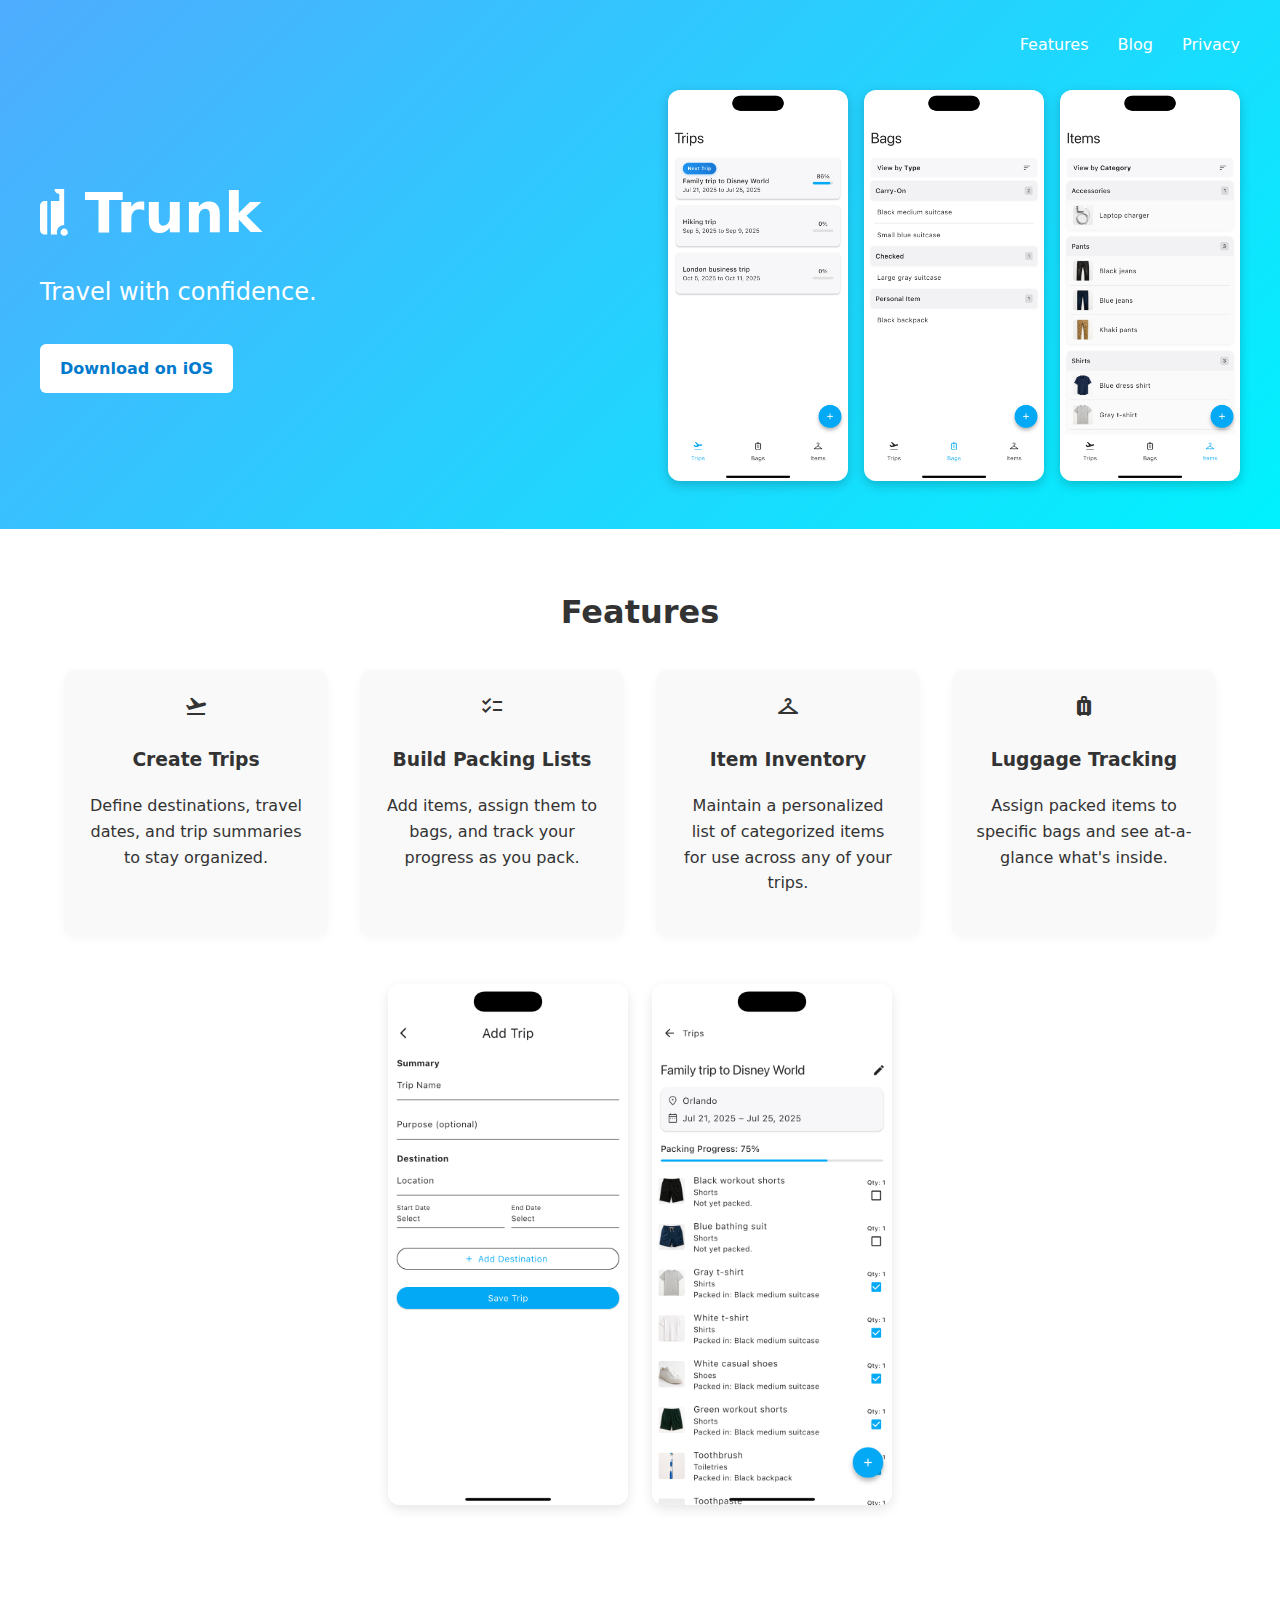
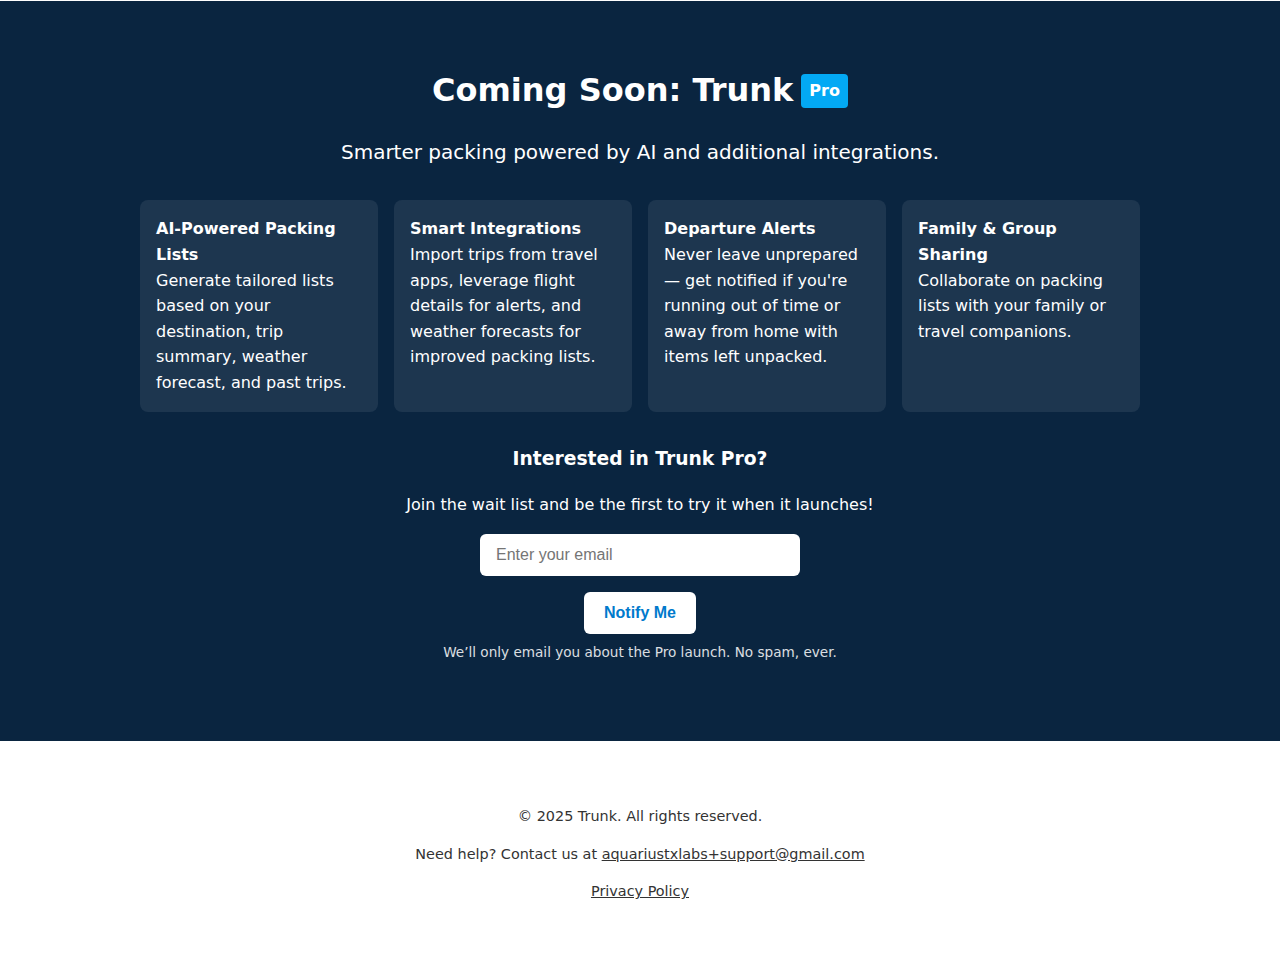
<file: index.html>
<!DOCTYPE html>
<html lang="en">
    <head>
    <meta charset="UTF-8" />
    <meta name="viewport" content="width=device-width, initial-scale=1.0"/>
    <meta name="google-site-verification" content="pKF7ivNDv7vS3oPGxFxO6no69DMk7vZL1f-w3tNy7zY" />
    <title>Trunk – Smart Packing Assistant</title>
    <link rel="stylesheet" href="https://fonts.googleapis.com/css2?family=Material+Symbols+Outlined:opsz,wght,FILL,GRAD@20..48,100..700,0..1,-50..200" />
    <link rel="stylesheet" href="styles/styles.css" />
    <link rel="icon" href="assets/images/favicon.ico" />
    </head>
    <body>
        <header class="hero">
            <div class="hero-nav">
                <nav>
                    <a href="#features">Features</a>
                    <a href="./blog/index.html">Blog</a>
                    <a href="privacy.html">Privacy</a>
                </nav>
            </div>

            <div class="hero-content">
                <div class="hero-text">
                    <div class="hero-text-inner">
                        <div class="hero-title">
                            <!--<span class="material-symbols-outlined icon-logo">carry_on_bag</span>-->
                            <img src="./assets/images/app_icon_new.svg" class="icon-logo" alt="App logo" />
                            <h1>Trunk</h1>
                        </div>
                        <p class="tagline">Travel with confidence.</p>
                        <a class="button" href="https://apps.apple.com/app/trunk-smart-packing-assistant/id6747906870">Download on iOS</a>
                    </div>
                </div>

                <div class="hero-screenshots">
                    <div class="hero-screenshots-inner">
                        <img src="./assets/images/screenshot_1.png" alt="App Screenshot Trips" />
                        <img src="./assets/images/screenshot_2.png" alt="App Screenshot Bags" />
                        <img src="./assets/images/screenshot_3.png" alt="App Screenshot Items" />
                    </div>
                </div>
            </div>
        </header>
        <section id="features" class="centered-content">
            <h2>Features</h2>
            <div class="feature-grid">
                <div class="feature">
                <span class="material-symbols-outlined">flight_takeoff</span>
                <h3>Create Trips</h3>
                <p>Define destinations, travel dates, and trip summaries to stay organized.</p>
                </div>
                <div class="feature">
                <span class="material-symbols-outlined">checklist</span>
                <h3>Build Packing Lists</h3>
                <p>Add items, assign them to bags, and track your progress as you pack.</p>
                </div>
                <div class="feature">
                <span class="material-symbols-outlined">checkroom</span>
                <h3>Item Inventory</h3>
                <p>Maintain a personalized list of categorized items for use across any of your trips.</p>
                </div>
                <div class="feature">
                <span class="material-symbols-outlined">luggage</span>
                <h3>Luggage Tracking</h3>
                <p>Assign packed items to specific bags and see at-a-glance what's inside.</p>
                </div>
            </div>

            <div class="screenshot-row">
                <img src="./assets/images/screenshot_4.png" alt="Trip Setup Screenshot" />
                <img src="./assets/images/screenshot_5.png" alt="Packing List Screenshot" />
            </div>
        </section>

        <section class="pro-banner">
            <div class="pro-banner-content">
                <div class="pro-banner-title">
                    <h2>Coming Soon: Trunk</h2>
                    <span class="pro-badge">Pro</span>
                </div>
                <p class="lead">Smarter packing powered by AI and additional integrations.</p>

                <ul class="pro-features">
                    <li><strong>AI-Powered Packing Lists</strong><br/>Generate tailored lists based on your destination, trip summary, weather forecast, and past trips.</li>
                    <li><strong>Smart Integrations</strong><br/>Import trips from travel apps, leverage flight details for alerts, and weather forecasts for improved packing lists.</li>
                    <li><strong>Departure Alerts</strong><br/>Never leave unprepared — get notified if you're running out of time or away from home with items left unpacked.</li>
                    <li><strong>Family & Group Sharing</strong><br/>Collaborate on packing lists with your family or travel companions.</li>
                </ul>

                <div class="signup-form">
                    <h3>Interested in Trunk Pro?</h3>
                    <p>Join the wait list and be the first to try it when it launches!</p>

                    <form action="https://formspree.io/f/myzpyelb" method="POST" class="cta-form">
                        <input type="email" name="email" placeholder="Enter your email" required />
                        <button type="submit">Notify Me</button>
                    </form>

                    <p class="small-note">We’ll only email you about the Pro launch. No spam, ever.</p>
                </div>
            </div>
        </section>

        <footer>
            <p>&copy; 2025 Trunk. All rights reserved.</p>
            <p>Need help? Contact us at <a href="mailto:aquariustxlabs+support@gmail.com">aquariustxlabs+support@gmail.com</a></p>
            <a href="privacy.html">Privacy Policy</a>
        </footer>
    </body>
</html>
</file>
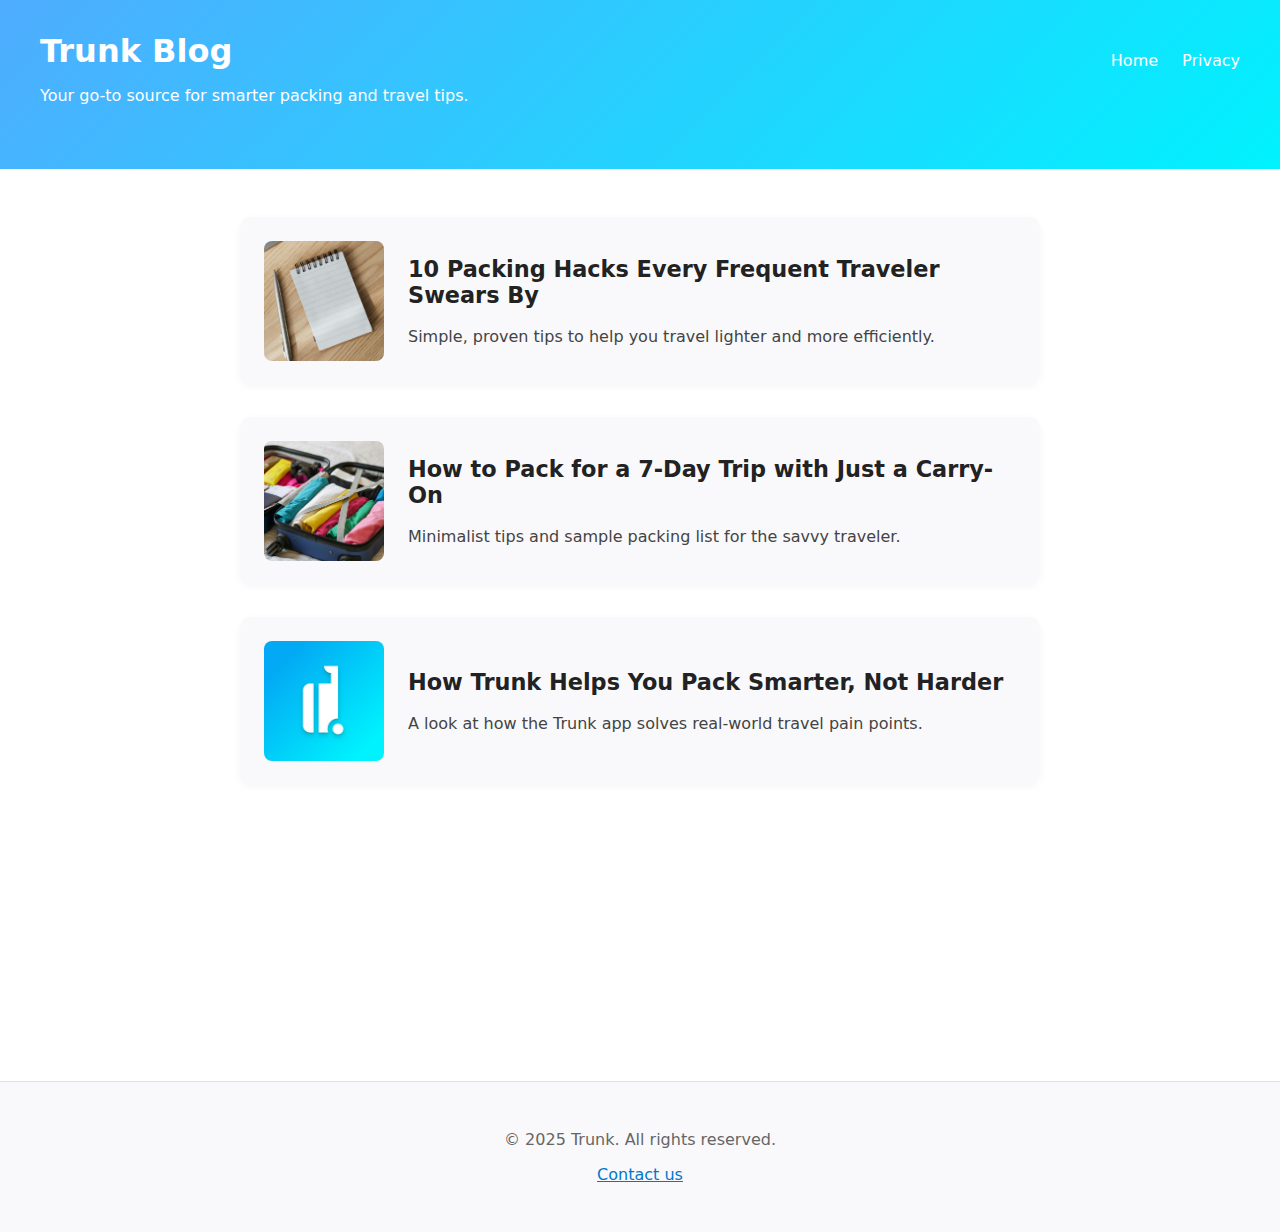
<file: blog/index.html>
<!-- /blog/index.html -->
<!DOCTYPE html>
<html lang="en">
<head>
  <meta charset="UTF-8">
  <title>Trunk Blog - Travel & Packing Tips</title>
  <link rel="stylesheet" href="./styles/styles.css">
</head>
<body>
  <header class="site-header">
    <div class="container">
        <div class="header-top">
            <h1>Trunk Blog</h1>
            <nav>
                <ul>
                    <li><a href="../index.html">Home</a></li>
                    <li><a href="../privacy.html">Privacy</a></li>
                </ul>
            </nav>
        </div>
        <p>Your go-to source for smarter packing and travel tips.</p>
    </div>
  </header>

  <main class="container blog-list">
    <article>
      <a href="./posts/001-packing-hacks.html">
        <img class="thumbnail" src="../assets/images/notepad.jpg" alt="Packing Hacks Thumbnail">
        <div class="blog-meta">
            <h2>10 Packing Hacks Every Frequent Traveler Swears By</h2>
            <p>Simple, proven tips to help you travel lighter and more efficiently.</p>
        </div>
      </a>
    </article>

    <article>
      <a href="./posts/002-carryon-guide.html">
        <img class="thumbnail" src="../assets/images/packed_suitcase.jpg" alt="Carry-On Guide Thumbnail">
        <div class="blog-meta">
            <h2>How to Pack for a 7-Day Trip with Just a Carry-On</h2>
            <p>Minimalist tips and sample packing list for the savvy traveler.</p>
        </div>
      </a>
    </article>

    <article>
      <a href="./posts/003-smarter-with-trunk.html">
        <img class="thumbnail" src="../assets/images/app_icon_carryon.png" alt="Smarter with Trunk Thumbnail">
        <div class="blog-meta">
            <h2>How Trunk Helps You Pack Smarter, Not Harder</h2>
            <p>A look at how the Trunk app solves real-world travel pain points.</p>
        </div>
      </a>
    </article>
  </main>
  <footer class="site-footer">
    <div class="container">
        <p>© 2025 Trunk. All rights reserved.</p>
        <p><a href="mailto:aquariustxlabs+support@gmail.com">Contact us</a></p>
    </div>
  </footer>
</body>
</html>
</file>
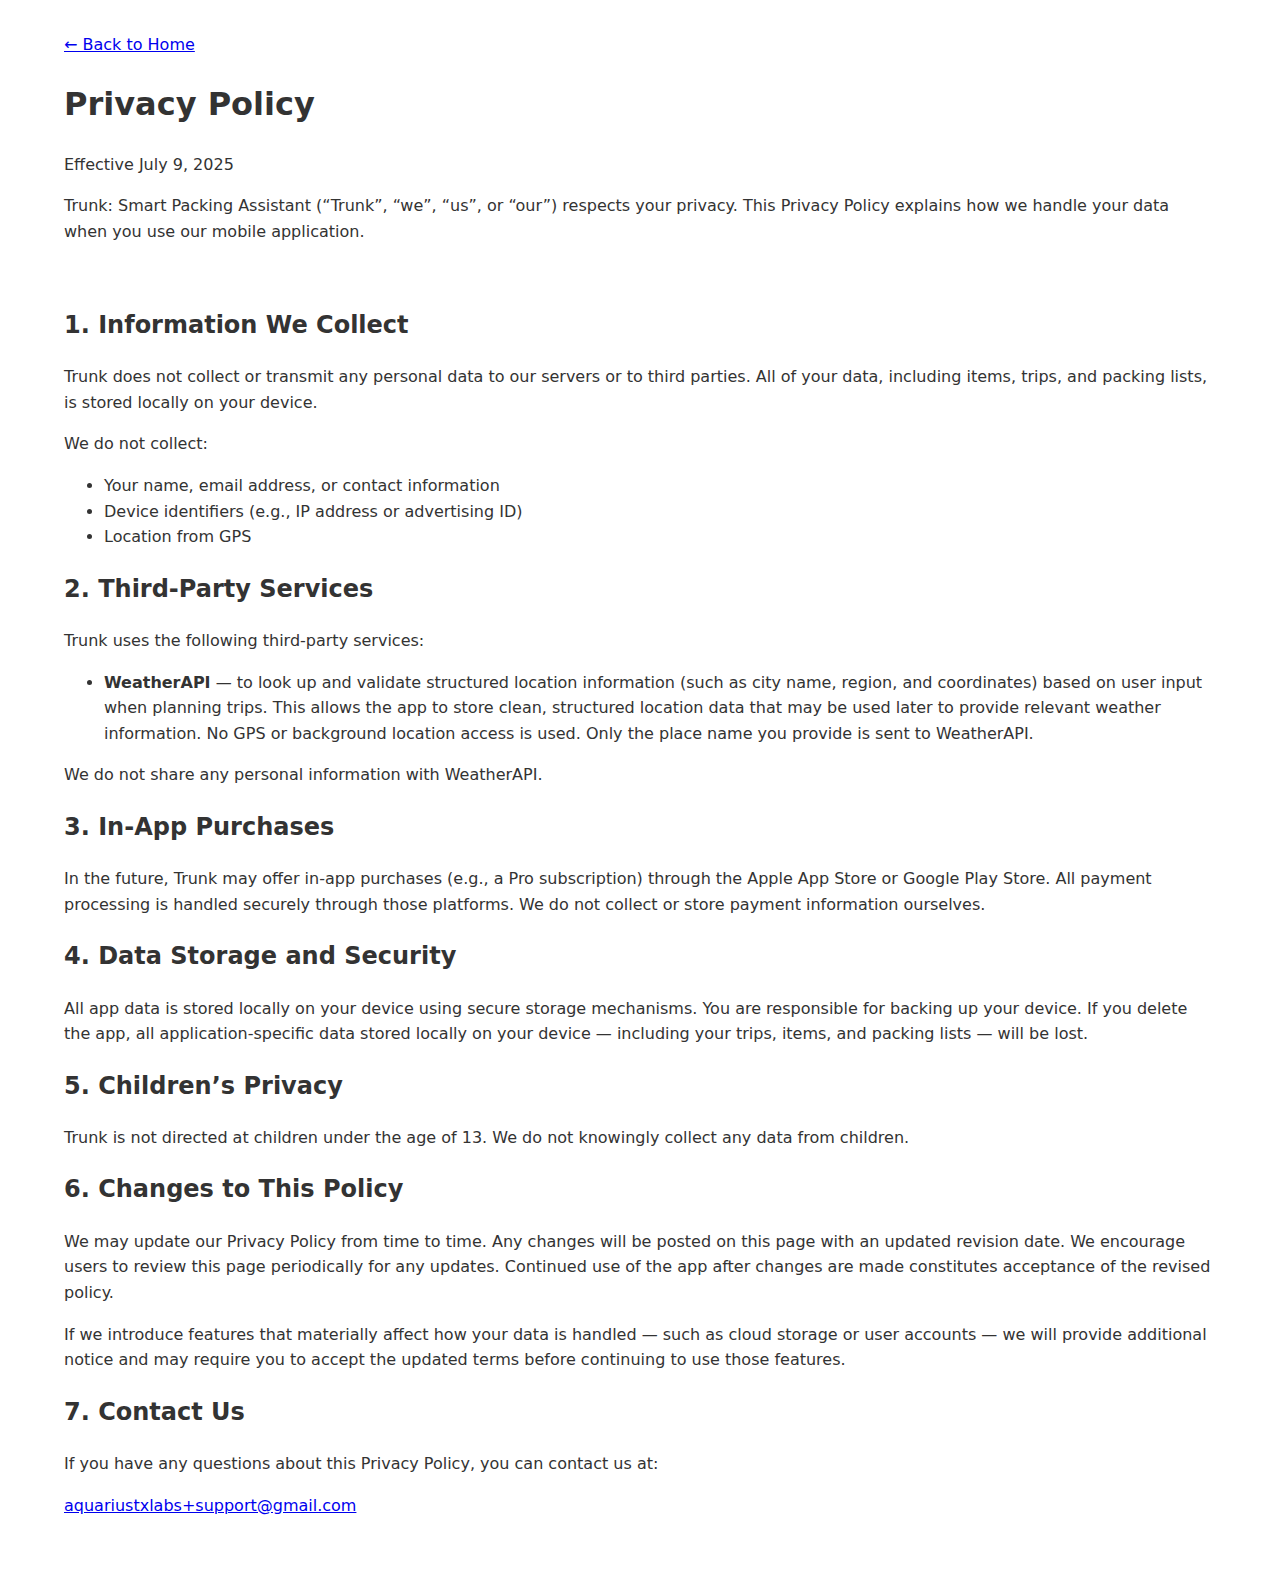
<file: privacy.html>
<!DOCTYPE html>
<html lang="en">
    <head>
        <meta charset="UTF-8">
        <title>Privacy Policy – Trunk</title>
        <link rel="stylesheet" href="./styles/styles.css">
    </head>
    <body class="privacy-policy-content">
        <a href="index.html">← Back to Home</a>
        <h1>Privacy Policy</h1>
        <p>Effective July 9, 2025</p>
        <p>Trunk: Smart Packing Assistant (“Trunk”, “we”, “us”, or “our”) respects your privacy. This Privacy Policy explains how we handle your data when you use our mobile application.</p>
        <br/>
        <h2>1. Information We Collect</h2>
        <p>Trunk does not collect or transmit any personal data to our servers or to third parties. All of your data, including items, trips, and packing lists, is stored locally on your device.</p>
        <p>We do not collect:</p>
        <ul>
            <li>Your name, email address, or contact information</li>
            <li>Device identifiers (e.g., IP address or advertising ID)</li>
            <li>Location from GPS</li>
        </ul>
        <h2>2. Third-Party Services</h2>
        <p>Trunk uses the following third-party services:</p>
        <ul>
            <li><span style="font-weight: bold;">WeatherAPI</span> — to look up and validate structured location information (such as city name, region, and coordinates) based on user input when planning trips. This allows the app to store clean, structured location data that may be used later to provide relevant weather information. No GPS or background location access is used. Only the place name you provide is sent to WeatherAPI.</li>
        </ul>
        <p>We do not share any personal information with WeatherAPI.</p>
        <h2>3. In-App Purchases</h2>
        <p>In the future, Trunk may offer in-app purchases (e.g., a Pro subscription) through the Apple App Store or Google Play Store. All payment processing is handled securely through those platforms. We do not collect or store payment information ourselves.</p>
        <h2>4. Data Storage and Security</h2>
        <p>All app data is stored locally on your device using secure storage mechanisms. You are responsible for backing up your device. If you delete the app, all application-specific data stored locally on your device — including your trips, items, and packing lists — will be lost.</p>
        <h2>5. Children’s Privacy</h2>
        <p>Trunk is not directed at children under the age of 13. We do not knowingly collect any data from children.</p>
        <h2>6. Changes to This Policy</h2>
        <p>We may update our Privacy Policy from time to time. Any changes will be posted on this page with an updated revision date. We encourage users to review this page periodically for any updates. Continued use of the app after changes are made constitutes acceptance of the revised policy.</p>
        <p>If we introduce features that materially affect how your data is handled — such as cloud storage or user accounts — we will provide additional notice and may require you to accept the updated terms before continuing to use those features.</p>
        <h2>7. Contact Us</h2>
        <p>If you have any questions about this Privacy Policy, you can contact us at:</p>
        <p><a href="mailto:aquariustxlabs+support@gmail.com">aquariustxlabs+support@gmail.com</a></p>
        <br/>        
    </body>
</html>
</file>
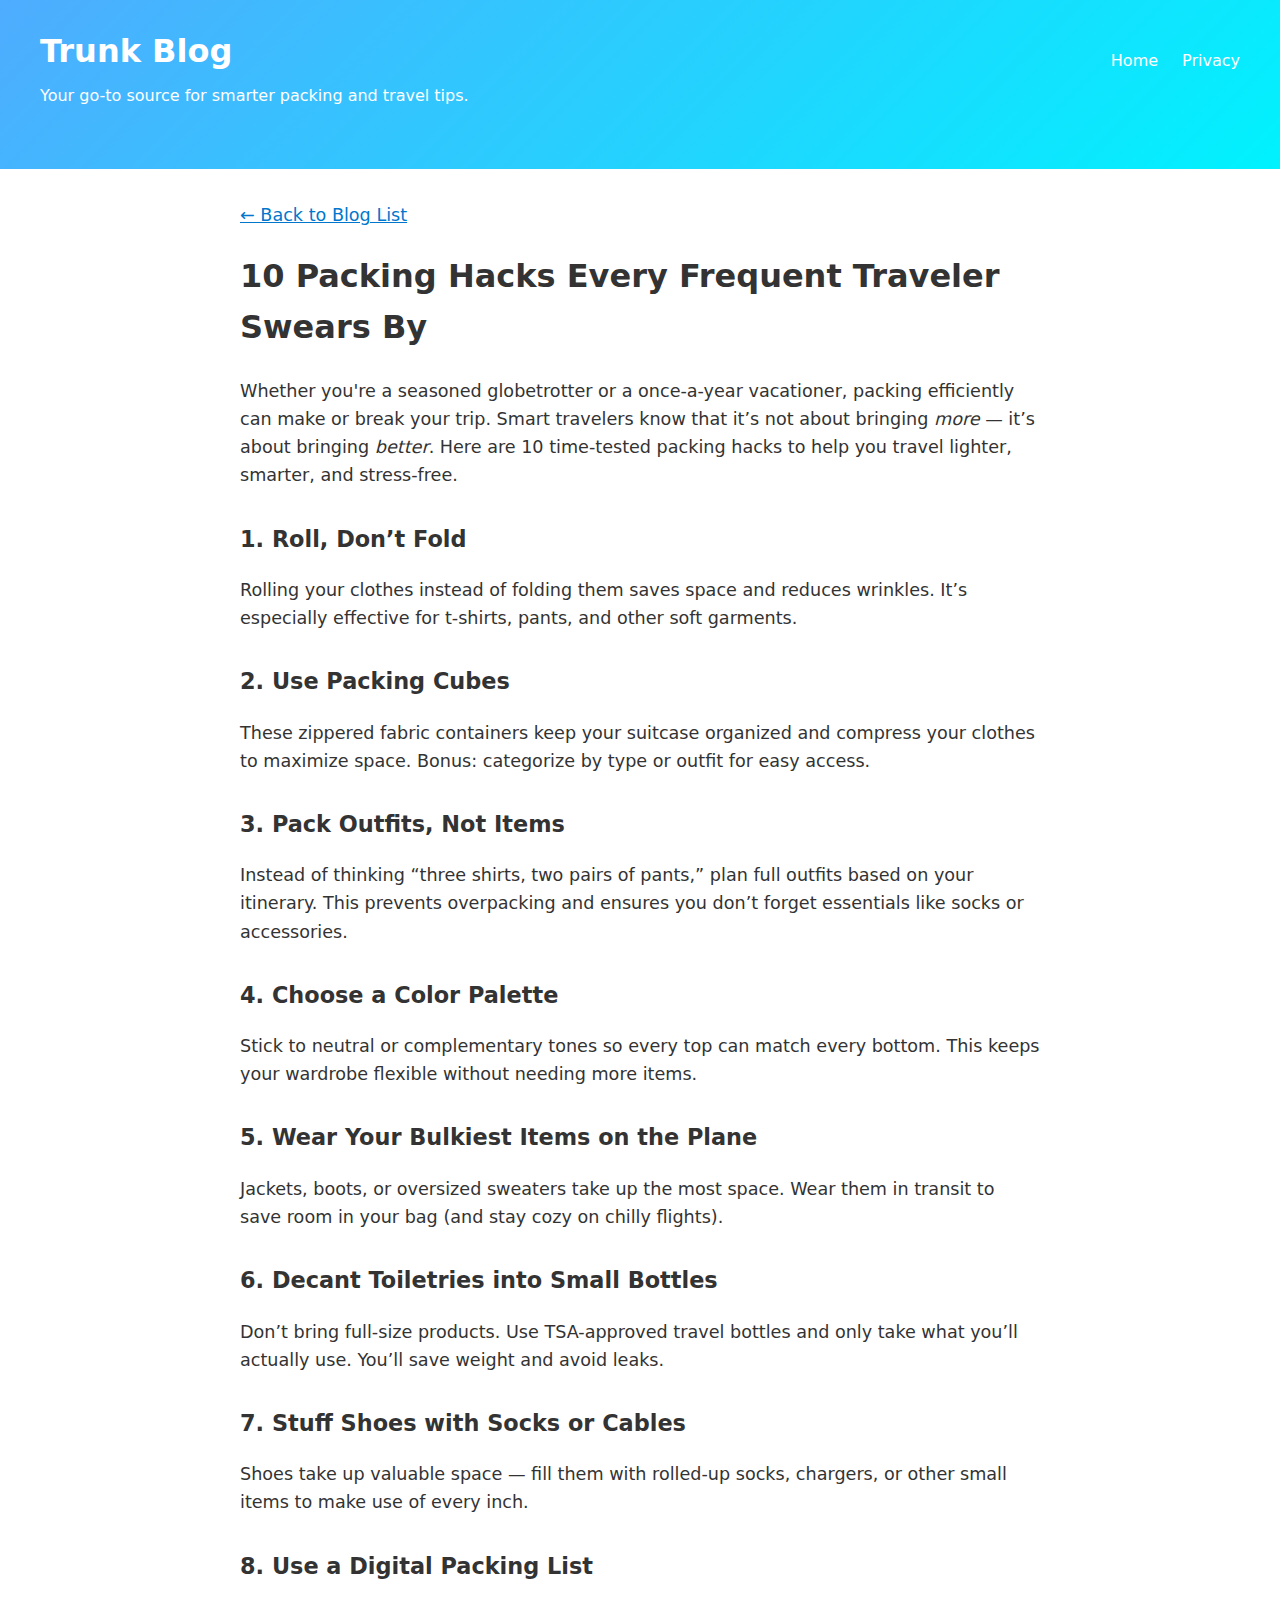
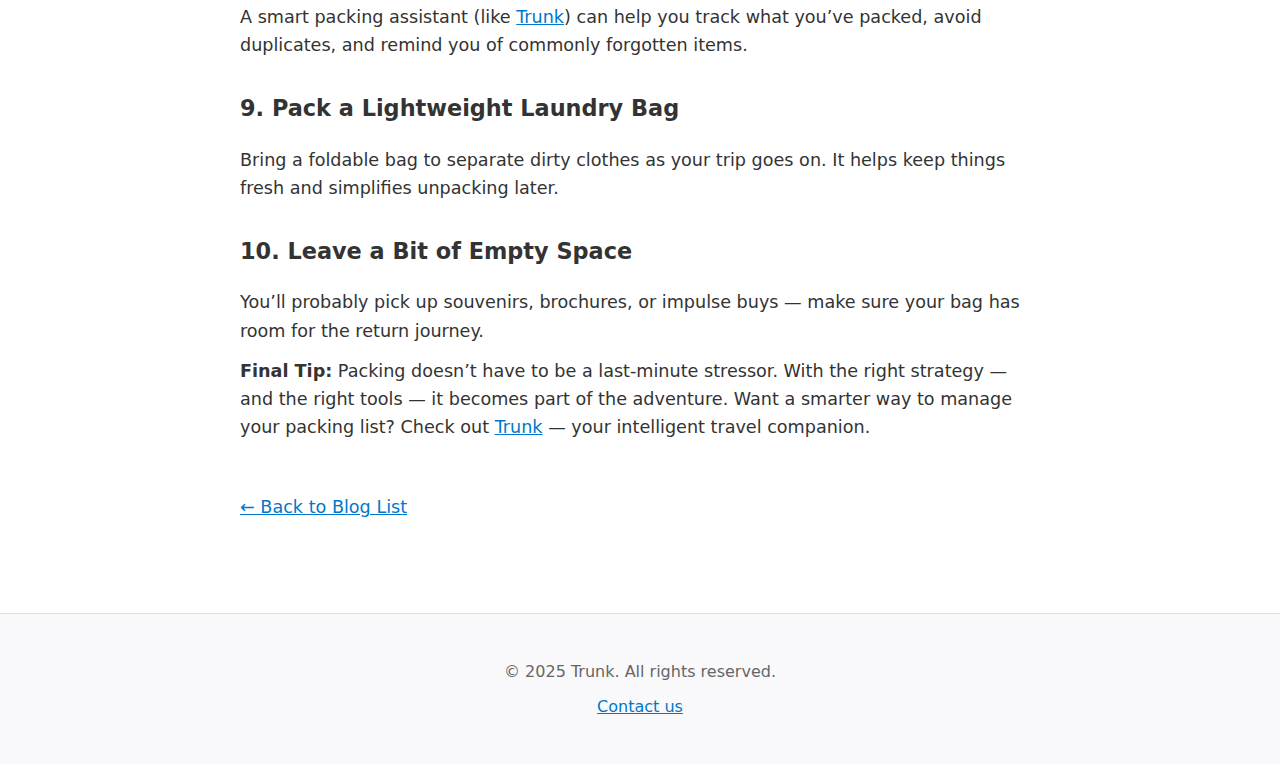
<file: blog/posts/001-packing-hacks.html>
<!DOCTYPE html>
<html lang="en">
    <head>
        <meta charset="UTF-8">
        <meta name="viewport" content="width=device-width, initial-scale=1.0">
        <title>10 Packing Hacks Every Frequent Traveler Swears By | Trunk Blog</title>
        <link rel="stylesheet" href="../styles/styles.css">
        <link rel="icon" href="../../assets/images/favicon.ico" type="image/x-icon" />
    </head>
    <body>
        <header class="site-header">
            <div class="container">
                <div class="header-top">
                    <h1>Trunk Blog</h1>
                    <nav>
                        <ul>
                            <li><a href="../index.html">Home</a></li>
                            <li><a href="../privacy.html">Privacy</a></li>
                        </ul>
                    </nav>
                </div>
                <p>Your go-to source for smarter packing and travel tips.</p>
            </div>
        </header>
        <main class="blog-post">
            <p><a href="../index.html">← Back to Blog List</a></p>

            <h1>10 Packing Hacks Every Frequent Traveler Swears By</h1>
            <p>Whether you're a seasoned globetrotter or a once-a-year vacationer, packing efficiently can make or break your trip. Smart travelers know that it’s not about bringing <em>more</em> — it’s about bringing <em>better</em>. Here are 10 time-tested packing hacks to help you travel lighter, smarter, and stress-free.</p>
            
            <h2>1. Roll, Don’t Fold</h2>
            <p>Rolling your clothes instead of folding them saves space and reduces wrinkles. It’s especially effective for t-shirts, pants, and other soft garments.</p>

            <h2>2. Use Packing Cubes</h2>
            <p>These zippered fabric containers keep your suitcase organized and compress your clothes to maximize space. Bonus: categorize by type or outfit for easy access.</p>

            <h2>3. Pack Outfits, Not Items</h2>
            <p>Instead of thinking “three shirts, two pairs of pants,” plan full outfits based on your itinerary. This prevents overpacking and ensures you don’t forget essentials like socks or accessories.</p>

            <h2>4. Choose a Color Palette</h2>
            <p>Stick to neutral or complementary tones so every top can match every bottom. This keeps your wardrobe flexible without needing more items.</p>

            <h2>5. Wear Your Bulkiest Items on the Plane</h2>
            <p>Jackets, boots, or oversized sweaters take up the most space. Wear them in transit to save room in your bag (and stay cozy on chilly flights).</p>

            <h2>6. Decant Toiletries into Small Bottles</h2>
            <p>Don’t bring full-size products. Use TSA-approved travel bottles and only take what you’ll actually use. You’ll save weight and avoid leaks.</p>

            <h2>7. Stuff Shoes with Socks or Cables</h2>
            <p>Shoes take up valuable space — fill them with rolled-up socks, chargers, or other small items to make use of every inch.</p>

            <h2>8. Use a Digital Packing List</h2>
            <p>A smart packing assistant (like <a href="https://apps.apple.com/app/trunk-smart-packing-assistant/id6747906870">Trunk</a>) can help you track what you’ve packed, avoid duplicates, and remind you of commonly forgotten items.</p>

            <h2>9. Pack a Lightweight Laundry Bag</h2>
            <p>Bring a foldable bag to separate dirty clothes as your trip goes on. It helps keep things fresh and simplifies unpacking later.</p>

            <h2>10. Leave a Bit of Empty Space</h2>
            <p>You’ll probably pick up souvenirs, brochures, or impulse buys — make sure your bag has room for the return journey.</p>

            <p><strong>Final Tip:</strong> Packing doesn’t have to be a last-minute stressor. With the right strategy — and the right tools — it becomes part of the adventure. Want a smarter way to manage your packing list? Check out <a href="https://apps.apple.com/app/trunk-smart-packing-assistant/id6747906870">Trunk</a> — your intelligent travel companion.</p>
            <br/>
            <p><a href="../index.html">← Back to Blog List</a></p>
        </main>
        <footer class="site-footer">
            <div class="container">
                <p>© 2025 Trunk. All rights reserved.</p>
                <p><a href="mailto:aquariustxlabs+support@gmail.com">Contact us</a></p>
            </div>
        </footer>
    </body>
</html>
</file>
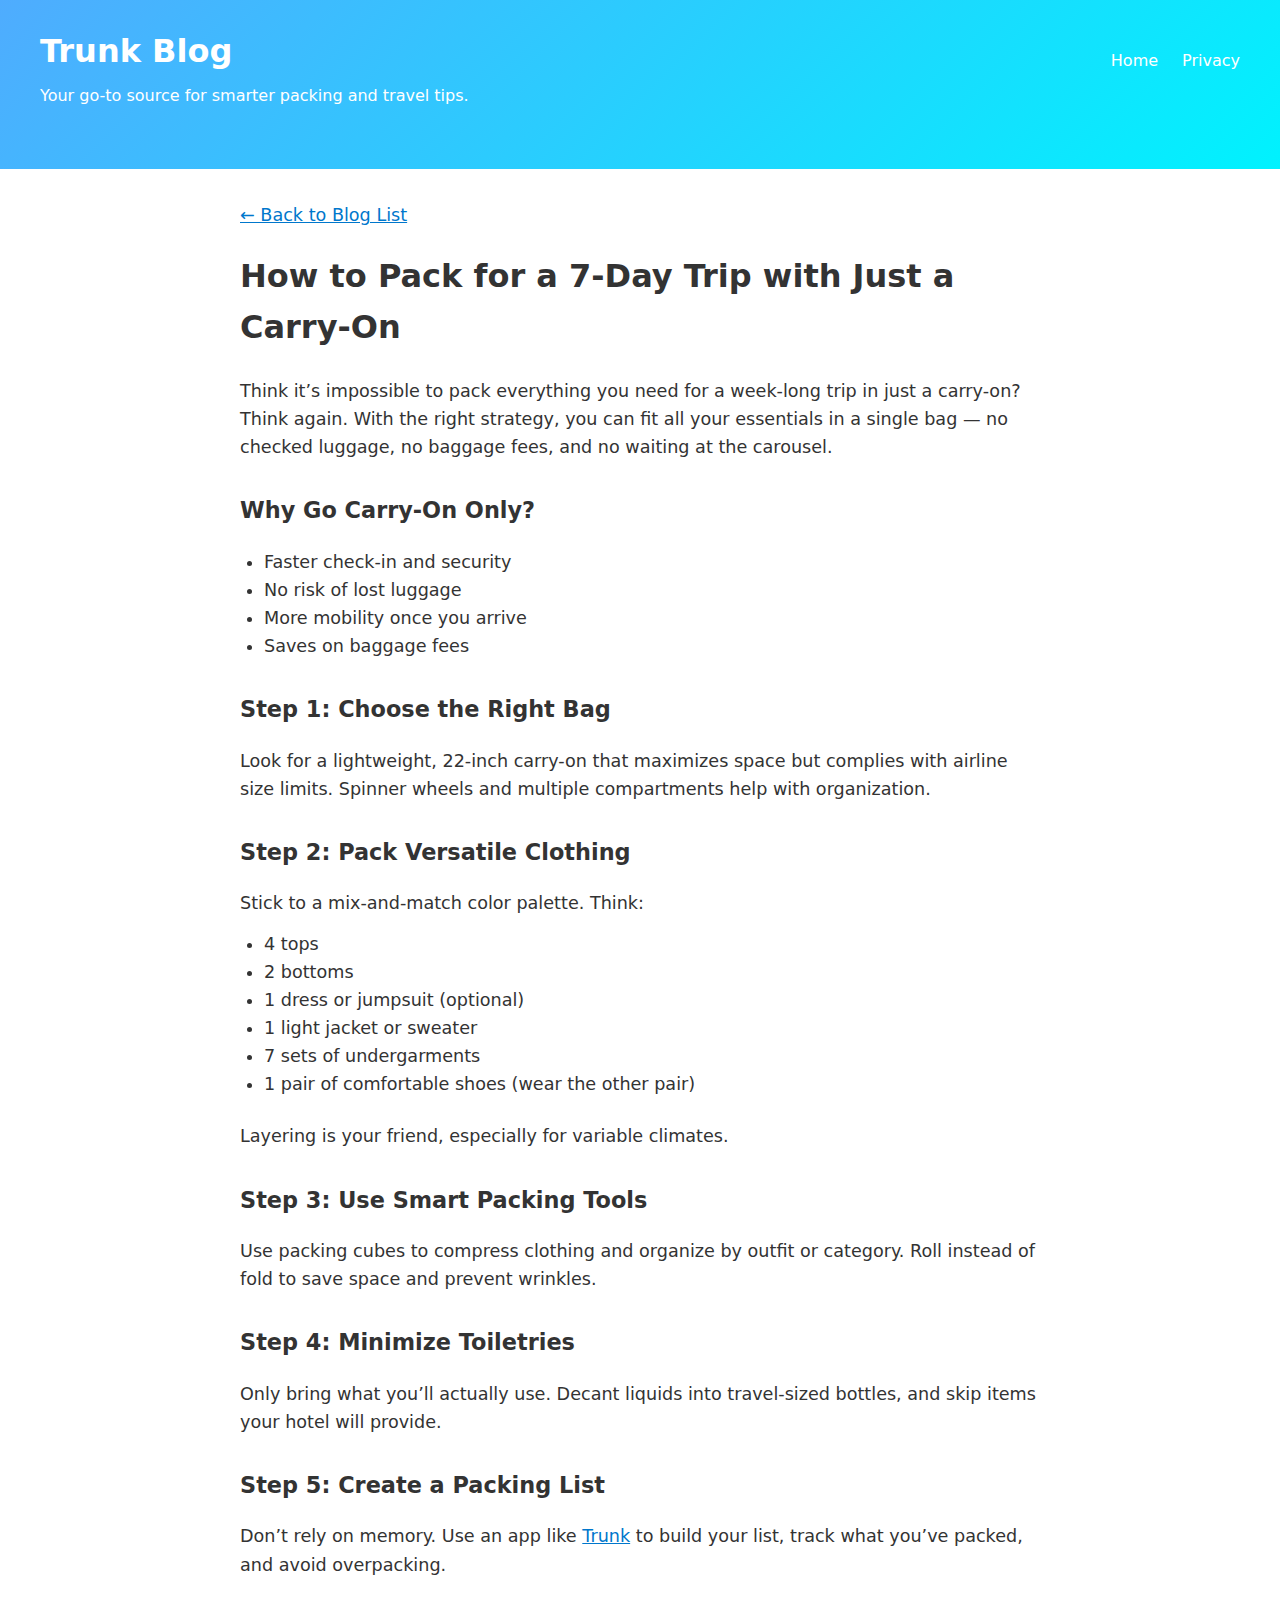
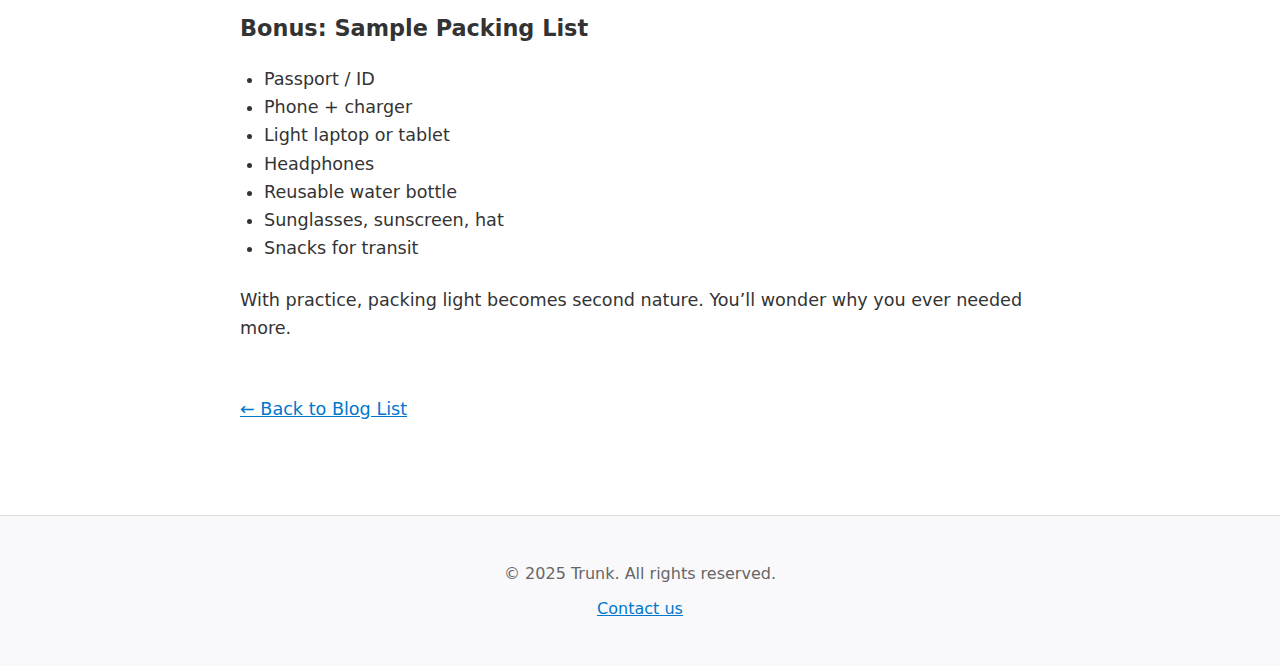
<file: blog/posts/002-carryon-guide.html>
<!DOCTYPE html>
<html lang="en">
    <head>
        <meta charset="UTF-8">
        <meta name="viewport" content="width=device-width, initial-scale=1.0">
        <title>How to Pack for a 7-Day Trip with Just a Carry-On | Trunk Blog</title>
        <link rel="stylesheet" href="../styles/styles.css">
        <link rel="icon" href="../../assets/images/favicon.ico" type="image/x-icon" />
    </head>
    <body>
        <header class="site-header">
        <div class="container">
            <div class="header-top">
                <h1>Trunk Blog</h1>
                <nav>
                    <ul>
                        <li><a href="../index.html">Home</a></li>
                        <li><a href="../privacy.html">Privacy</a></li>
                    </ul>
                </nav>
            </div>
            <p>Your go-to source for smarter packing and travel tips.</p>
        </div>
        </header>
        <main class="blog-post">
            <p><a href="../index.html">← Back to Blog List</a></p>
            <h1>How to Pack for a 7-Day Trip with Just a Carry-On</h1>

            <p>Think it’s impossible to pack everything you need for a week-long trip in just a carry-on? Think again. With the right strategy, you can fit all your essentials in a single bag — no checked luggage, no baggage fees, and no waiting at the carousel.</p>

            <h2>Why Go Carry-On Only?</h2>
            <ul>
                <li>Faster check-in and security</li>
                <li>No risk of lost luggage</li>
                <li>More mobility once you arrive</li>
                <li>Saves on baggage fees</li>
            </ul>

            <h2>Step 1: Choose the Right Bag</h2>
            <p>Look for a lightweight, 22-inch carry-on that maximizes space but complies with airline size limits. Spinner wheels and multiple compartments help with organization.</p>

            <h2>Step 2: Pack Versatile Clothing</h2>
            <p>Stick to a mix-and-match color palette. Think:</p>
            <ul>
                <li>4 tops</li>
                <li>2 bottoms</li>
                <li>1 dress or jumpsuit (optional)</li>
                <li>1 light jacket or sweater</li>
                <li>7 sets of undergarments</li>
                <li>1 pair of comfortable shoes (wear the other pair)</li>
            </ul>
            <p>Layering is your friend, especially for variable climates.</p>

            <h2>Step 3: Use Smart Packing Tools</h2>
            <p>Use packing cubes to compress clothing and organize by outfit or category. Roll instead of fold to save space and prevent wrinkles.</p>

            <h2>Step 4: Minimize Toiletries</h2>
            <p>Only bring what you’ll actually use. Decant liquids into travel-sized bottles, and skip items your hotel will provide.</p>

            <h2>Step 5: Create a Packing List</h2>
            <p>Don’t rely on memory. Use an app like <a href="https://apps.apple.com/app/trunk-smart-packing-assistant/id6747906870">Trunk</a> to build your list, track what you’ve packed, and avoid overpacking.</p>

            <h2>Bonus: Sample Packing List</h2>
            <ul>
                <li>Passport / ID</li>
                <li>Phone + charger</li>
                <li>Light laptop or tablet</li>
                <li>Headphones</li>
                <li>Reusable water bottle</li>
                <li>Sunglasses, sunscreen, hat</li>
                <li>Snacks for transit</li>
            </ul>

            <p>With practice, packing light becomes second nature. You’ll wonder why you ever needed more.</p>
            <br/>
            <p><a href="../index.html">← Back to Blog List</a></p>
        </main>
        <footer class="site-footer">
            <div class="container">
                <p>© 2025 Trunk. All rights reserved.</p>
                <p><a href="mailto:aquariustxlabs+support@gmail.com">Contact us</a></p>
            </div>
        </footer>
    </body>
</html>
</file>
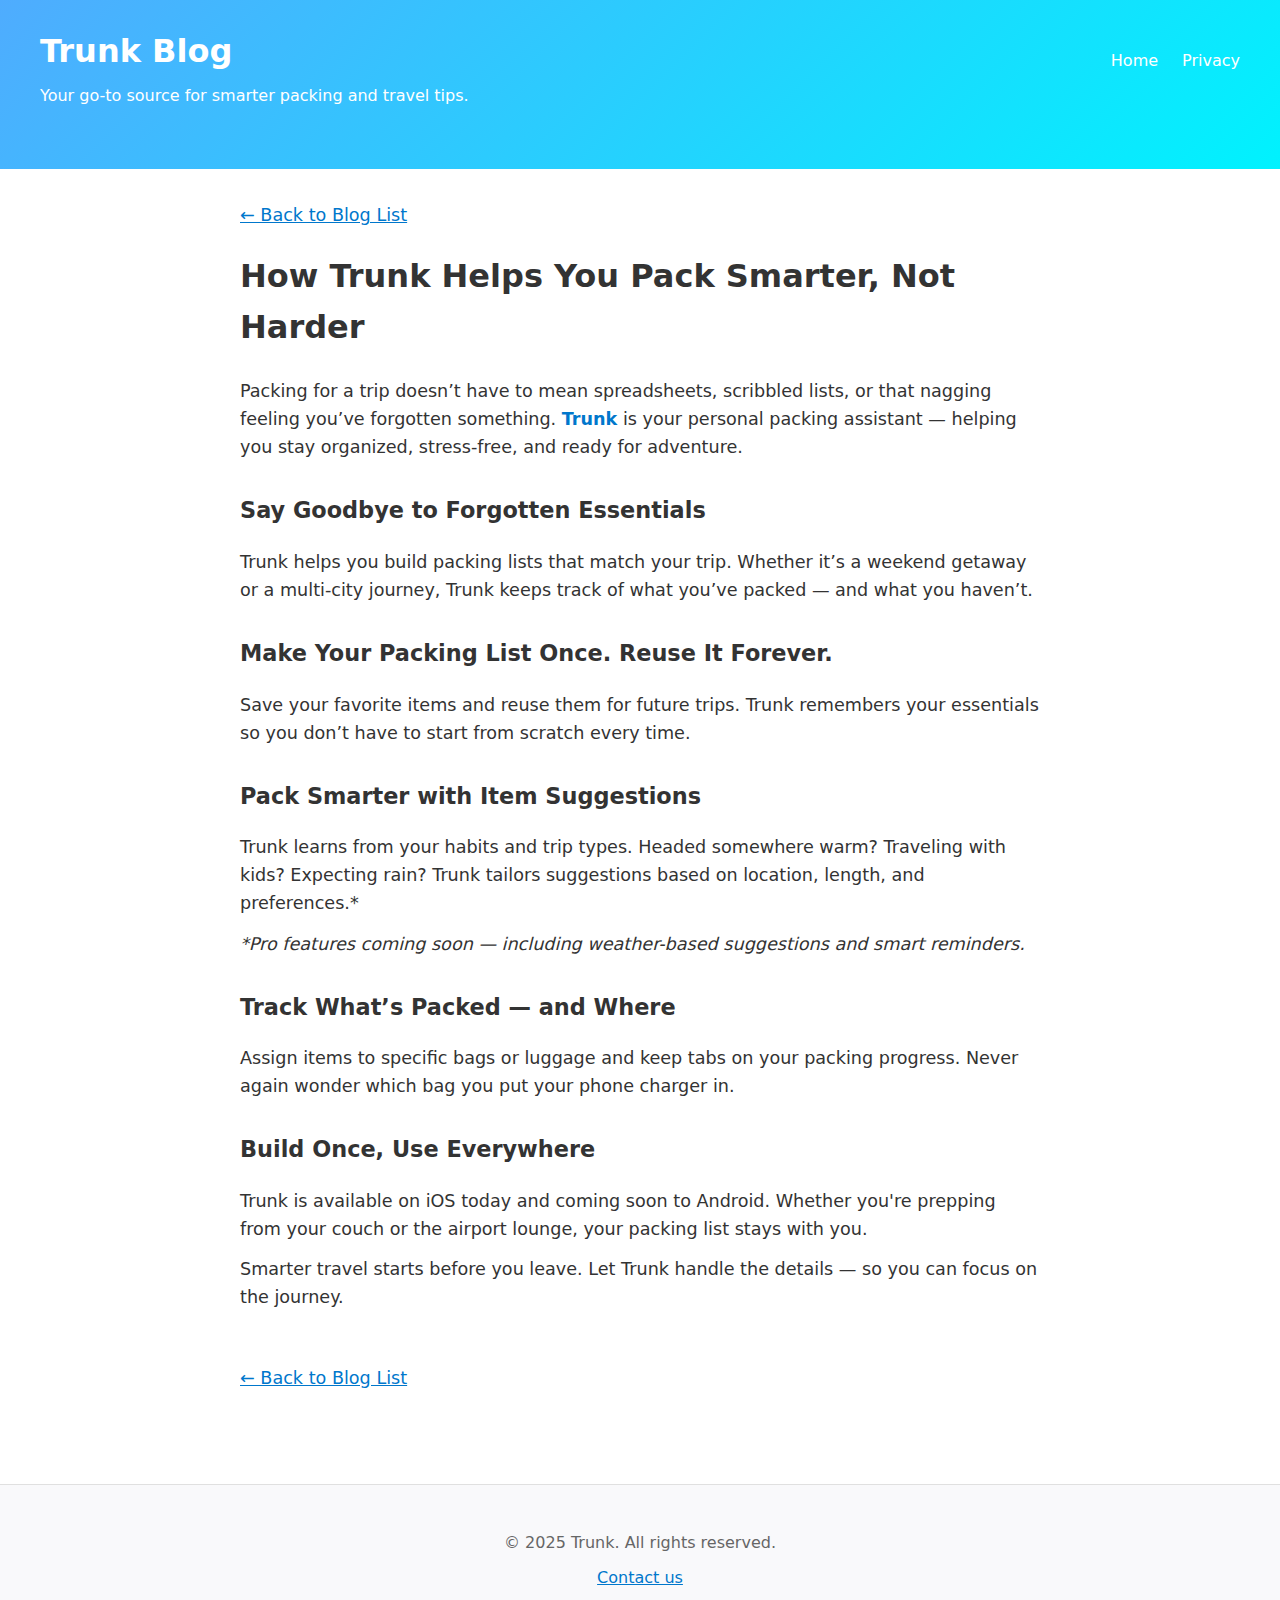
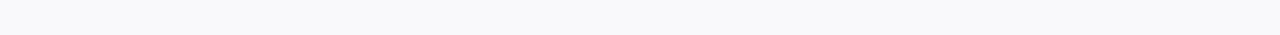
<file: blog/posts/003-smarter-with-trunk.html>
<!DOCTYPE html>
<html lang="en">
    <head>
    <meta charset="UTF-8">
    <meta name="viewport" content="width=device-width, initial-scale=1.0">
    <title>How Trunk Helps You Pack Smarter, Not Harder | Trunk Blog</title>
    <link rel="stylesheet" href="../styles/styles.css">
    </head>
    <body>
        <header class="site-header">
            <div class="container">
                <div class="header-top">
                    <h1>Trunk Blog</h1>
                    <nav>
                        <ul>
                            <li><a href="../index.html">Home</a></li>
                            <li><a href="../privacy.html">Privacy</a></li>
                        </ul>
                    </nav>
                </div>
                <p>Your go-to source for smarter packing and travel tips.</p>
            </div>
        </header>
        <main class="blog-post">
            <p><a href="../index.html">← Back to Blog List</a></p>
            <h1>How Trunk Helps You Pack Smarter, Not Harder</h1>

            <p>Packing for a trip doesn’t have to mean spreadsheets, scribbled lists, or that nagging feeling you’ve forgotten something. <strong><a href="https://apps.apple.com/app/trunk-smart-packing-assistant/id6747906870" style="text-decoration: none;">Trunk</a></strong> is your personal packing assistant — helping you stay organized, stress-free, and ready for adventure.</p>

            <h2>Say Goodbye to Forgotten Essentials</h2>
            <p>Trunk helps you build packing lists that match your trip. Whether it’s a weekend getaway or a multi-city journey, Trunk keeps track of what you’ve packed — and what you haven’t.</p>

            <h2>Make Your Packing List Once. Reuse It Forever.</h2>
            <p>Save your favorite items and reuse them for future trips. Trunk remembers your essentials so you don’t have to start from scratch every time.</p>

            <h2>Pack Smarter with Item Suggestions</h2>
            <p>Trunk learns from your habits and trip types. Headed somewhere warm? Traveling with kids? Expecting rain? Trunk tailors suggestions based on location, length, and preferences.*</p>

            <p><em>*Pro features coming soon — including weather-based suggestions and smart reminders.</em></p>

            <h2>Track What’s Packed — and Where</h2>
            <p>Assign items to specific bags or luggage and keep tabs on your packing progress. Never again wonder which bag you put your phone charger in.</p>

            <h2>Build Once, Use Everywhere</h2>
            <p>Trunk is available on iOS today and coming soon to Android. Whether you're prepping from your couch or the airport lounge, your packing list stays with you.</p>

            <p>Smarter travel starts before you leave. Let Trunk handle the details — so you can focus on the journey.</p>
            <br/>
            <p><a href="../index.html">← Back to Blog List</a></p>
        </main>
        <footer class="site-footer">
            <div class="container">
                <p>© 2025 Trunk. All rights reserved.</p>
                <p><a href="mailto:aquariustxlabs+support@gmail.com">Contact us</a></p>
            </div>
        </footer>
    </body>
</html>
</file>
<file: styles/styles.css>
/* General */
*, *::before, *::after {
  box-sizing: border-box;
}

body {
  font-family: system-ui, sans-serif;
  margin: 0;
  line-height: 1.6;
  background-color: #fff;
  color: #333;
}

header {
  text-align: center;
  padding: 2rem 1rem;
}

header h1 {
  font-size: 2rem;
}

footer {
  text-align: center;
  margin-top: 4rem;
  margin-bottom: 4rem;
  font-size: 0.9rem;
}

footer a {
  color: inherit;
  text-decoration: underline;
}

footer a:hover {
  color: #007acc;
}

/* HERO SECTION */
.hero {
  background: linear-gradient(135deg, #4FACFE, #00F2FE);
  color: white;
  padding: 2rem 1.5rem 3rem;
  position: relative;
}

/* Top nav bar */
.hero-nav {
  display: flex;
  justify-content: flex-end;
  align-items: center;
  max-width: 1200px;
  margin: 0 auto 2rem;
}

.hero-nav > nav > a {
  font-size: 1.2rem;
}

.material-symbols-outlined {
  font-variation-settings:
    'FILL' 1,
    'wght' 400,
    'GRAD' 0,
    'opsz' 24;
}

.hero-nav nav a {
  color: white;
  text-decoration: none;
  margin-left: 1.5rem;
  font-weight: 500;
  font-size: 1rem;
}

/* Main hero content layout */
.hero-content {
  display: flex;
  flex-direction: column;
  gap: 2rem;
  max-width: 1200px;
  margin: 0 auto;
  align-items: stretch;
}

.hero-text,
.hero-screenshots {
  flex: 1 1 0;
  min-width: 0;
  width: 100%;
}

/* Inner alignment wrappers */
.hero-text-inner > * {
  margin-left: 0;
  padding-left: 0;
  text-align: left;
}

.hero-text-inner,
.hero-screenshots-inner {
  max-width: 1200px;
  margin: 0 auto;
  width: 100%;
  display: flex;
  flex-direction: column;
  align-items: flex-start;
}

.hero-screenshots-inner {
  flex-direction: row;
  justify-content: flex-end;
  gap: 1rem;
  flex-wrap: wrap;
}

/* Title styling */
.hero-title {
  display: flex;
  align-items: center;
  gap: 0.5rem;
  margin: 0;
  padding: 0;
  align-self: flex-start;
  line-height: 1;
}

.hero-title h1 {
  margin: 0;
  padding: 0;
  font-size: 3.5rem;
}

.icon-logo {
  display: flex;
  align-items: center;
  justify-content: center;
  padding-right: 0.5rem;
  margin: 0;
  width: auto;
  height: auto;
  line-height: 1;
  width: auto;
  height: 48px;
}

/* Text block */
.hero-text h1 {
  font-size: 3.5rem;
  margin: 0.5rem 0;
}

.hero-text .tagline,
.hero-text .button {
  margin-left: 0;
}

.tagline {
  font-size: 1.5rem;
  margin-bottom: 1rem;
}

.button {
  display: inline-block;
  margin-top: 1rem;
  padding: 0.75rem 1.25rem;
  background-color: #fff;
  color: #007acc;
  border-radius: 6px;
  text-decoration: none;
  font-weight: bold;
}

/* Screenshot styling */
.hero-screenshots img {
  width: 180px;
  height: auto;
  border-radius: 12px;
  box-shadow: 0 4px 12px rgba(0, 0, 0, 0.2);
}

/* Section base styling */
section {
  padding: 2rem 1.5rem;
}

section h2 {
  font-size: 2rem;
  text-align: center;
  margin-bottom: 2rem;
}

.centered-content {
  max-width: 1200px;
  margin: 0 auto;
}

/* Feature grid */
.feature-grid {
  display: grid;
  grid-template-columns: repeat(auto-fit, minmax(240px, 1fr));
  gap: 2rem;
  margin-bottom: 3rem;
}

.feature {
  background: #f9f9f9;
  border-radius: 12px;
  padding: 1.5rem;
  text-align: center;
  box-shadow: 0 2px 8px rgba(0, 0, 0, 0.04);
}

.feature span.material-symbols-rounded {
  font-size: 36px;
  color: #007acc;
  display: block;
  margin-bottom: 0.5rem;
}

/* Screenshots row */
.screenshot-row {
  display: flex;
  justify-content: center;
  gap: 1.5rem;
  flex-wrap: wrap;
  margin-bottom: 4rem;
}

.screenshot-row img {
  width: 240px;
  border-radius: 12px;
  box-shadow: 0 4px 12px rgba(0, 0, 0, 0.1);
}

/* Privacy Policy */
.privacy-policy-content {
  padding: 2rem 1.5rem;
  max-width: 1200px;
  margin: 0 auto;
}

/* CTA section */
.small-note {
  margin-top: 1rem;
  font-size: 0.9rem;
  opacity: 0.8;
}

.pro-banner {
  background-color: #0A2540; /*#03A9F4;*/
  /*background: linear-gradient(135deg, #3B82F6, #0EA5E9);*/
  color: white;
  padding: 4rem 1.5rem;
  position: relative;
  left: 50%;
  right: 50%;
  margin-left: -50vw;
  margin-right: -50vw;
  width: 100vw;
  box-sizing: border-box;
}

.pro-banner-content {
  max-width: 1000px;
  margin: 0 auto;
  text-align: center;
}

.pro-banner h2 {
  font-size: 2rem;
  margin: 0;
}

.pro-banner-title {
  display: flex;
  flex-direction: row;
  align-items: center;
  justify-content: center;
  gap: 0.5rem; /* spacing between title and badge */
  flex-wrap: wrap; /* in case it needs to wrap on small screens */
}

.pro-badge {
  display: inline-flex;
  align-items: center;         /* Vertically center the text */
  padding: 0.25rem 0.5rem;
  background-color: #03A9F4; /*rgba(255, 255, 255, 0.15);*/
  border-radius: 4px;
  font-weight: 600;
  font-size: 1rem;
  vertical-align: middle;
}

.pro-banner .lead {
  font-size: 1.25rem;
}

.pro-features {
  list-style: none;
  padding: 0;
  margin: 2rem 0;
  display: grid;
  grid-template-columns: repeat(auto-fit, minmax(220px, 1fr));
  gap: 1rem;
  text-align: left;
}

.pro-features li {
  background: rgba(255, 255, 255, 0.08);
  padding: 1rem;
  border-radius: 8px;
}

.signup-form {
  margin-top: 2rem;
}

.signup-form form {
  display: flex;
  flex-direction: column;
  gap: 1rem;
  align-items: center;
}

.signup-form input[type="email"] {
  padding: 0.75rem 1rem;
  border: none;
  border-radius: 6px;
  font-size: 1rem;
  width: 100%;
  max-width: 320px;
}

.signup-form button {
  padding: 0.75rem 1.25rem;
  font-size: 1rem;
  background-color: white;
  color: #007acc;
  border: none;
  border-radius: 6px;
  font-weight: bold;
  cursor: pointer;
}

.signup-form button:hover {
  background-color: #e6e6e6;
}

.small-note {
  margin-top: 0.5rem;
  font-size: 0.85rem;
  opacity: 0.85;
}

/* Responsive layout */
@media (min-width: 768px) {
  .hero-content {
    flex-direction: row;
    align-items: center;
    justify-content: space-between;
  }

  .hero-text {
    max-width: 50%;
    text-align: left;
    align-items: flex-start;
  }

  .hero-screenshots {
    max-width: 50%;
  }
}

@media (max-width: 767px) {
  .hero-nav {
    flex-direction: column;
    justify-content: center;
    align-items: center;
  }

  .hero-content {
    flex-direction: column;
    align-items: center;
  }

  .hero-text,
  .hero-screenshots {
    max-width: 100%;
    text-align: center;
  }

  .hero-text-inner,
  .hero-screenshots-inner {
    align-items: center;
  }

  .hero-text-inner > * {
    text-align: center !important;
    margin-left: auto;
    margin-right: auto;
  }

  .hero-title {
    align-self: center;
  }

  .tagline,
  .button {
    margin-left: auto !important;
    margin-right: auto;
  }

  .hero-screenshots-inner {
    flex-direction: column;
    justify-content: center;
    align-items: center;
    gap: 1rem;
  }

  .hero-screenshots img {
    width: 200px;
  }
}
</file>
<file: blog/styles/styles.css>
/* Global styles */
body {
  font-family: system-ui, sans-serif;
  margin: 0;
  padding: 0;
  background-color: #fff;
  color: #333;
}

/* Header/Footer navigation (optional future expansion) */
.site-header {
  background: linear-gradient(135deg, #4FACFE, #00F2FE);
  color: white;
  padding: 2rem 1.5rem 3rem;
  text-align: center;
  position: relative;
}

.site-header nav {
  align-self: flex-end;
  margin-top: 1rem;
}

.site-header .container {
  max-width: 1200px;
  margin: 0 auto;
  display: flex;
  flex-direction: column;
  align-items: flex-start;
}

.site-header .header-top {
  width: 100%;
  display: flex;
  justify-content: space-between;
  align-items: center;
}

.site-header h1 {
  margin: 0;
  font-size: 2rem;
}

.site-footer {
  background-color: #f9f9fb;
  border-top: 1px solid #e0e0e0;
  color: #666;
  text-align: center;
  padding: 2rem 1rem;
}
.site-footer a {
  color: #0077cc;
}

.site-header nav ul {
    list-style: none;
    display: flex;
    gap: 1.5rem;
    margin: 0;
    padding: 0;
}

.site-footer nav ul {
  list-style: none;
  padding: 0;
  margin: 1rem 0 0;
  display: flex;
  justify-content: center;
  flex-wrap: wrap;
  gap: 1rem;
}

.site-header nav ul li a,
.site-footer nav ul li a {
  color: white;
  text-decoration: none;
}

.site-header nav ul li a:hover,
.site-footer nav ul li a:hover {
  text-decoration: none;
}

/* Blog list styles */
.blog-list {
  max-width: 800px;
  margin: 3rem auto;
  padding: 0 1.5rem 6rem;
  min-height: 80vh;
  display: flex;
  flex-direction: column;
  gap: 2rem;
}

.blog-list article {
  background: #f9f9fb;
  padding: 1.5rem;
  border-radius: 12px;
  box-shadow: 0 2px 8px rgba(0, 0, 0, 0.04);
  transition: transform 0.2s ease, box-shadow 0.2s ease;
  display: flex;
  gap: 1.5rem;
  align-items: center;
}

.blog-list article:hover {
  transform: translateY(-4px);
  box-shadow: 0 6px 16px rgba(0, 0, 0, 0.08);
}

.blog-list img.thumbnail {
  width: 120px;
  height: 120px;
  object-fit: cover;
  border-radius: 8px;
}

.blog-list h2 {
  margin-top: 0;
  font-size: 1.4rem;
  color: #222;
}

.blog-list p {
  margin-bottom: 0;
  color: #444;
}

.blog-list a {
  text-decoration: none;
  color: inherit;
  display: flex;
  gap: 1.5rem;
  align-items: center;
}

.blog-meta {
  flex: 1;
}

/* Blog post layout */
main.blog-post {
  max-width: 800px;
  margin: 2rem auto;
  padding: 0 1rem 3rem;
  line-height: 1.6;
  font-size: 1.1rem;
}

main.blog-post h1 {
  font-size: 2rem;
  margin-bottom: 1.5rem;
}

main.blog-post h2 {
  font-size: 1.4rem;
  margin-top: 2rem;
}

main.blog-post p {
  margin: 0.75rem 0;
}

main.blog-post ul {
  padding-left: 1.5rem;
  margin-top: 0.5rem;
  margin-bottom: 1.5rem;
}

main.blog-post a {
  color: #0077cc;
  text-decoration: underline;
}

main.blog-post a:hover {
  text-decoration: none;
}
</file>
